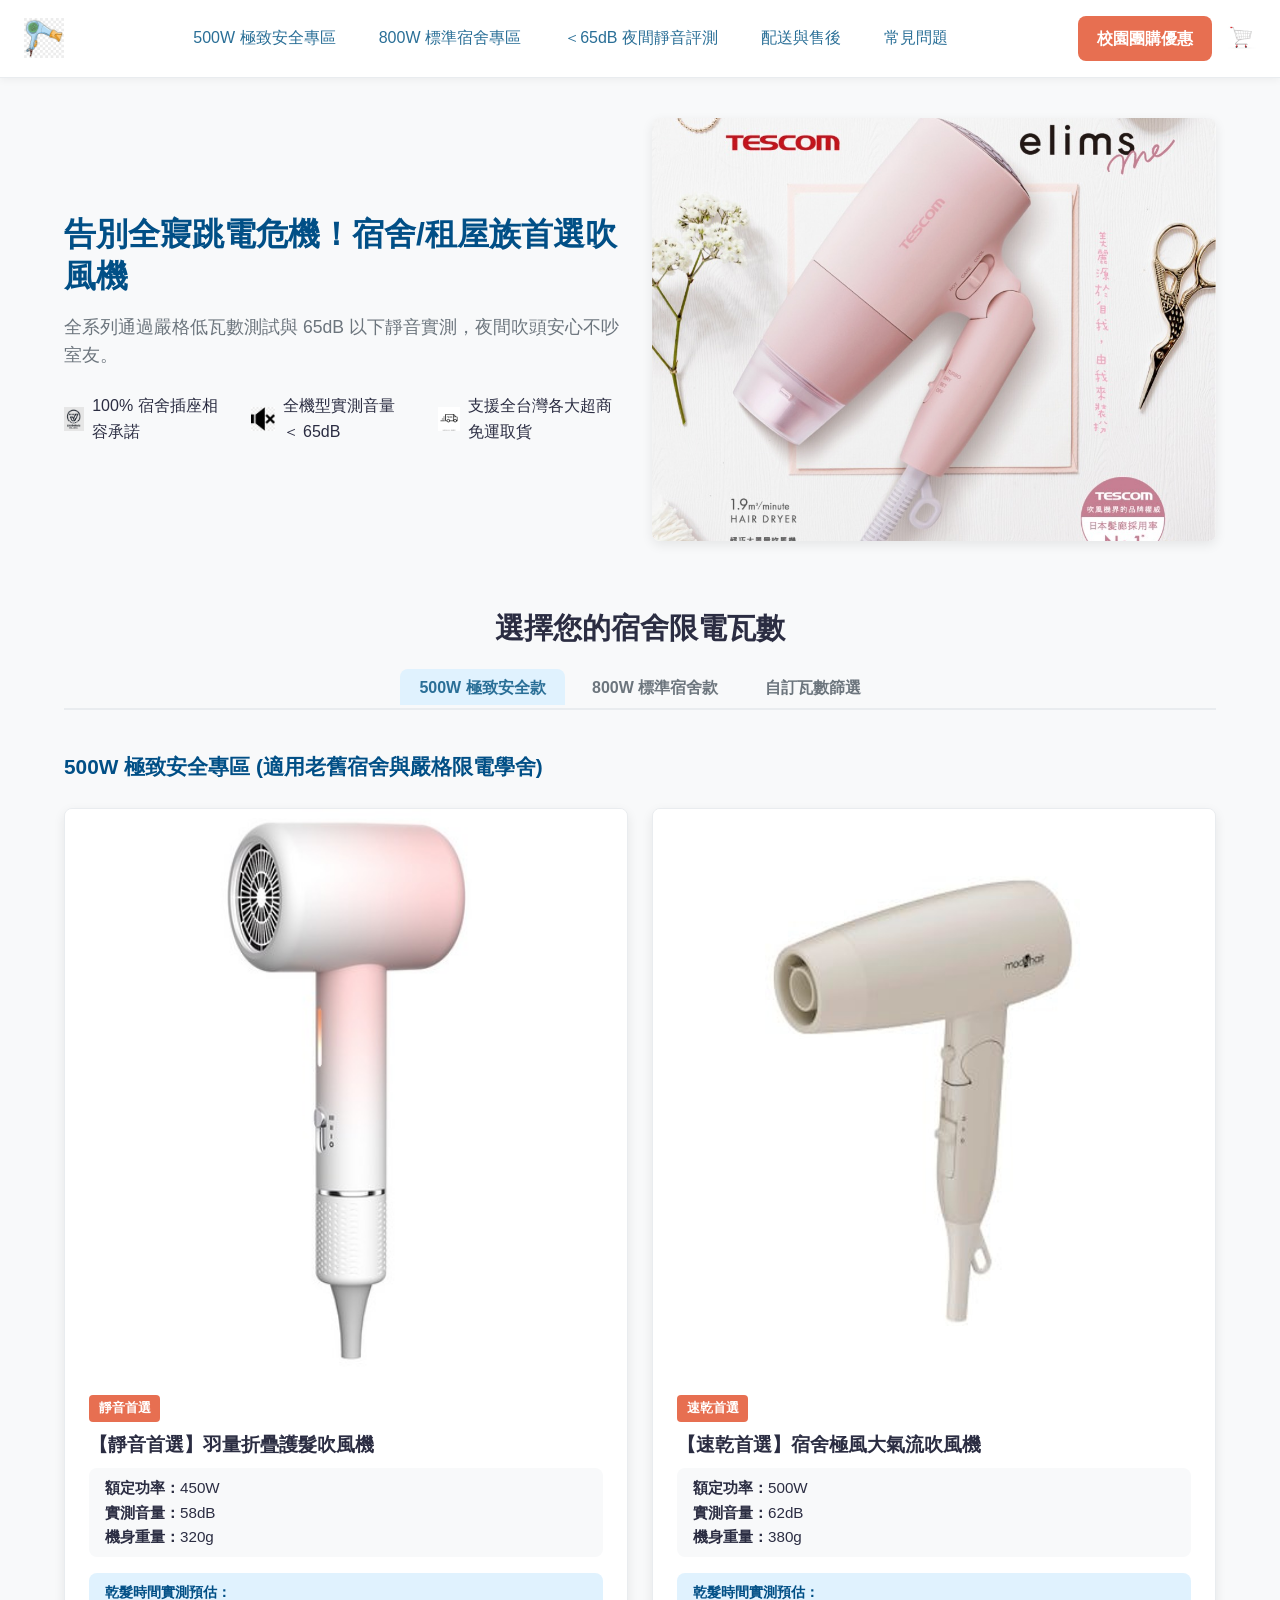
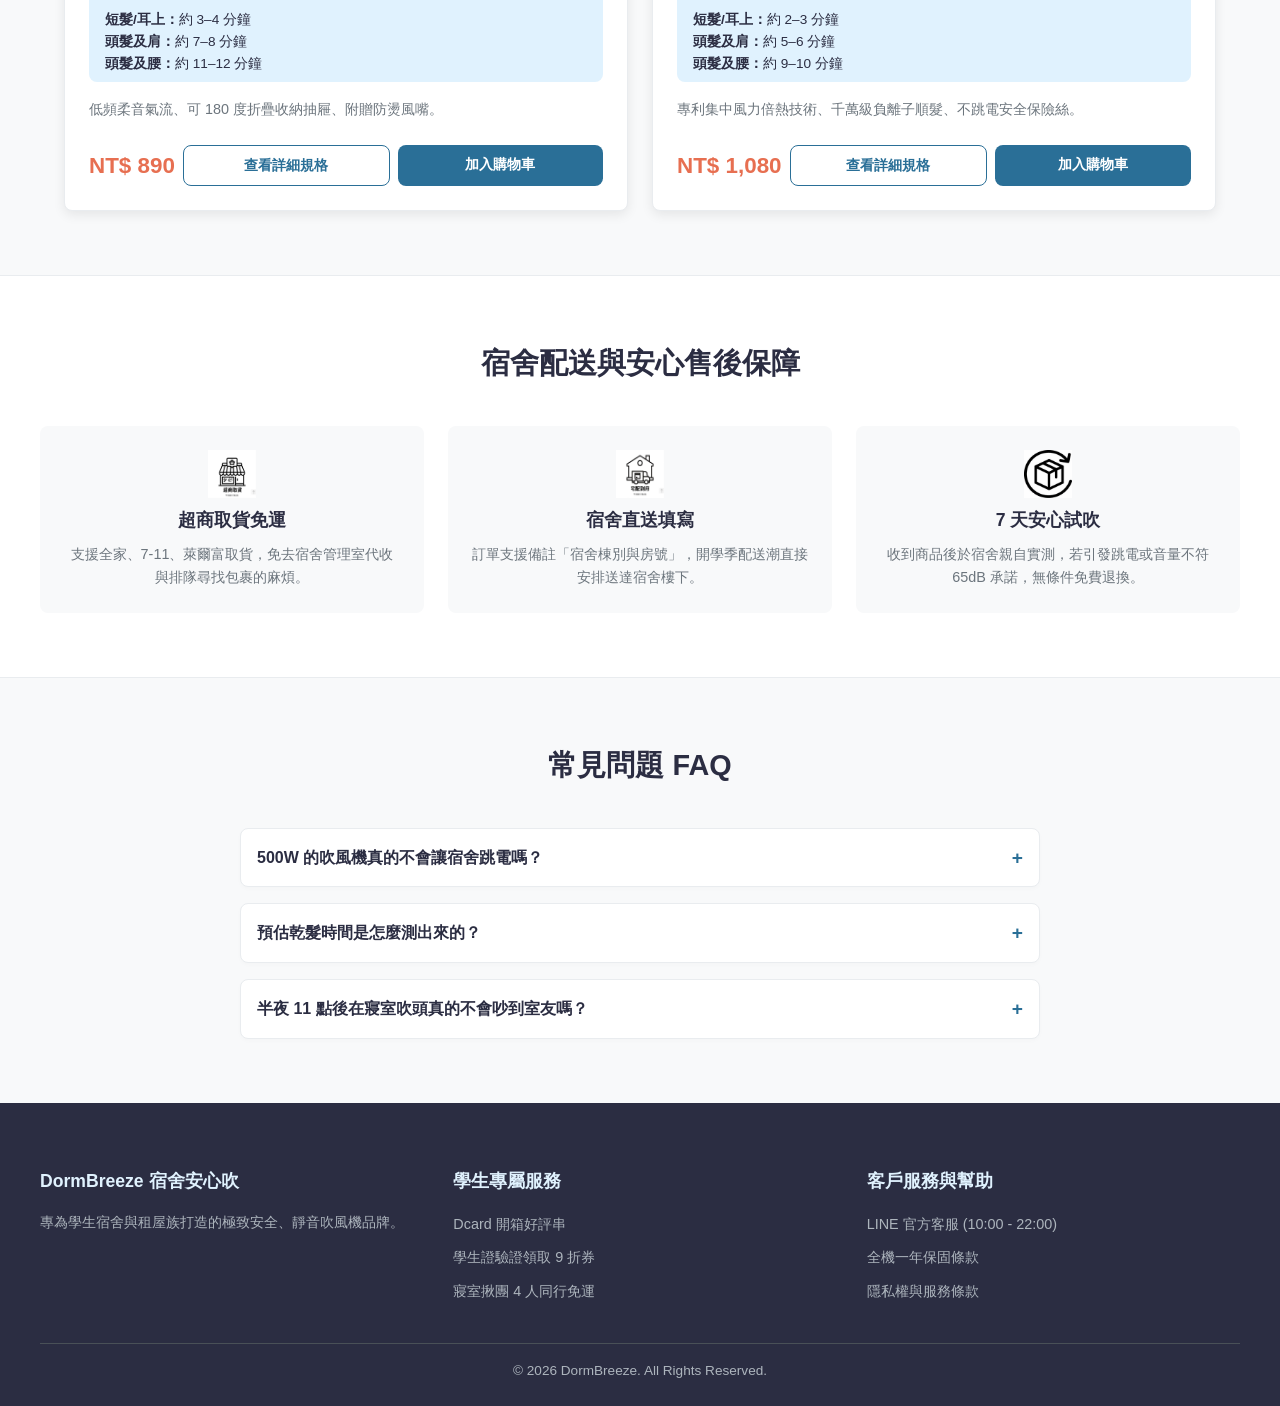
<file: index.html>
<!DOCTYPE html>
<html lang="zh-TW">
<head>
    <meta charset="UTF-8">
    <meta name="viewport" content="width=device-width, initial-scale=1.0">
    <title>DormBreeze 宿舍安心吹 - 告別跳電危機的宿舍吹風機首選</title>
    <link rel="stylesheet" href="style.css">
</head>
<body>

    <!-- 1. 頂部導覽列 -->
    <header>
        <a href="#hero" class="logo-link">
            <img src="images/logo.jpg" alt="DormBreeze 宿舍安心吹品牌標誌" class="logo">
        </a>
        <nav>
            <ul>
                <li><a href="#watts-500">500W 極致安全專區</a></li>
                <li><a href="#watts-800">800W 標準宿舍專區</a></li>
                <li><a href="#quiet-rating">＜65dB 夜間靜音評測</a></li>
                <li><a href="#logistics">配送與售後</a></li>
                <li><a href="#faq">常見問題</a></li>
            </ul>
        </nav>
        <div class="header-actions">
            <a href="#group-buy" class="btn-secondary">校園團購優惠</a>
            <a href="#cart" class="cart-link" aria-label="查看購物車">
                <img src="images/icon-cart.jpg" alt="購物車圖示">
            </a>
        </div>
    </header>

    <main>
        <!-- 2. 主視覺區 -->
        <section id="hero" class="hero-section">
            <div class="hero-content">
                <h1>告別全寢跳電危機！宿舍/租屋族首選吹風機</h1>
                <p>全系列通過嚴格低瓦數測試與 65dB 以下靜音實測，夜間吹頭安心不吵室友。</p>
                <ul class="trust-badges">
                    <li>
                        <img src="images/icon-shield.jpg" alt="安全防護圖示">
                        <span>100% 宿舍插座相容承諾</span>
                    </li>
                    <li>
                        <img src="images/icon-quiet.png" alt="靜音圖示">
                        <span>全機型實測音量 ＜ 65dB</span>
                    </li>
                    <li>
                        <img src="images/icon-shipping.png" alt="免運圖示">
                        <span>支援全台灣各大超商免運取貨</span>
                    </li>
                </ul>
            </div>
            <div class="hero-image">
                <img src="images/hero-dryer.jpg" alt="宿舍專用低瓦數靜音吹風機產品形象圖">
            </div>
        </section>

        <!-- 3. 核心功能：瓦數快速切換與商品展示區 -->
        <section id="products" class="products-section">
            <h2>選擇您的宿舍限電瓦數</h2>
            
            <nav class="watt-tabs" aria-label="瓦數分類切換">
                <ul>
                    <li><a href="#watts-500" class="tab-item active">500W 極致安全款</a></li>
                    <li><a href="#watts-800" class="tab-item">800W 標準宿舍款</a></li>
                    <li><a href="#watts-custom" class="tab-item">自訂瓦數篩選</a></li>
                </ul>
            </nav>

            <!-- 500W 商品列表區塊 -->
            <div id="watts-500" class="product-group">
                <h3>500W 極致安全專區 (適用老舊宿舍與嚴格限電學舍)</h3>
                <div class="product-grid">
                    
                    <!-- 商品 1 -->
                    <article class="product-card">
                        <img src="images/product-quiet.jpg" alt="【靜音首選】羽量折疊護髮吹風機 外觀圖" class="product-img">
                        <div class="product-info">
                            <span class="tag">靜音首選</span>
                            <h4>【靜音首選】羽量折疊護髮吹風機</h4>
                            <ul class="specs-list">
                                <li><strong>額定功率：</strong>450W</li>
                                <li><strong>實測音量：</strong>58dB</li>
                                <li><strong>機身重量：</strong>320g</li>
                            </ul>
                            
                            <div class="drying-time-table">
                                <h5>乾髮時間實測預估：</h5>
                                <ul>
                                    <li><span>短髮/耳上：</span>約 3–4 分鐘</li>
                                    <li><span>頭髮及肩：</span>約 7–8 分鐘</li>
                                    <li><span>頭髮及腰：</span>約 11–12 分鐘</li>
                                </ul>
                            </div>

                            <p class="selling-points">低頻柔音氣流、可 180 度折疊收納抽屜、附贈防燙風嘴。</p>
                            
                            <div class="card-bottom">
                                <span class="price">NT$ 890</span>
                                <div class="card-actions">
                                    <a href="#product-detail-1" class="btn-outline">查看詳細規格</a>
                                    <a href="#add-to-cart-1" class="btn-primary">加入購物車</a>
                                </div>
                            </div>
                        </div>
                    </article>

                    <!-- 商品 2 -->
                    <article class="product-card">
                        <img src="images/product-fast.jpg" alt="【速乾首選】宿舍極風大氣流吹風機 外觀圖" class="product-img">
                        <div class="product-info">
                            <span class="tag">速乾首選</span>
                            <h4>【速乾首選】宿舍極風大氣流吹風機</h4>
                            <ul class="specs-list">
                                <li><strong>額定功率：</strong>500W</li>
                                <li><strong>實測音量：</strong>62dB</li>
                                <li><strong>機身重量：</strong>380g</li>
                            </ul>

                            <div class="drying-time-table">
                                <h5>乾髮時間實測預估：</h5>
                                <ul>
                                    <li><span>短髮/耳上：</span>約 2–3 分鐘</li>
                                    <li><span>頭髮及肩：</span>約 5–6 分鐘</li>
                                    <li><span>頭髮及腰：</span>約 9–10 分鐘</li>
                                </ul>
                            </div>

                            <p class="selling-points">專利集中風力倍熱技術、千萬級負離子順髮、不跳電安全保險絲。</p>

                            <div class="card-bottom">
                                <span class="price">NT$ 1,080</span>
                                <div class="card-actions">
                                    <a href="#product-detail-2" class="btn-outline">查看詳細規格</a>
                                    <a href="#add-to-cart-2" class="btn-primary">加入購物車</a>
                                </div>
                            </div>
                        </div>
                    </article>

                </div>
            </div>

            <!-- 靜音評測延伸區塊 -->
            <div id="quiet-rating" class="rating-anchor"></div>
        </section>

        <!-- 4. 宿舍配送與售後保障區 -->
        <section id="logistics" class="logistics-section">
            <h2>宿舍配送與安心售後保障</h2>
            <div class="logistics-grid">
                <article class="logistics-card">
                    <img src="images/store.jpg" alt="超商取貨圖示">
                    <h3>超商取貨免運</h3>
                    <p>支援全家、7-11、萊爾富取貨，免去宿舍管理室代收與排隊尋找包裹的麻煩。</p>
                </article>
                <article class="logistics-card">
                    <img src="images/dorm.jpg" alt="宿舍直送圖示">
                    <h3>宿舍直送填寫</h3>
                    <p>訂單支援備註「宿舍棟別與房號」，開學季配送潮直接安排送達宿舍樓下。</p>
                </article>
                <article class="logistics-card">
                    <img src="images/return.jpg" alt="安心試吹圖示">
                    <h3>7 天安心試吹</h3>
                    <p>收到商品後於宿舍親自實測，若引發跳電或音量不符 65dB 承諾，無條件免費退換。</p>
                </article>
            </div>
        </section>

        <!-- 5. 常見問題區 -->
        <section id="faq" class="faq-section">
            <h2>常見問題 FAQ</h2>
            <div class="faq-list">
                <details>
                    <summary>500W 的吹風機真的不會讓宿舍跳電嗎？</summary>
                    <p>是的！一般大學宿舍插座負載上限多為 800W–1000W，450W–500W 屬於極安全範圍，即使與檯燈、手機充電器同時使用也不會引發斷路器跳電。</p>
                </details>
                <details>
                    <summary>預估乾髮時間是怎麼測出來的？</summary>
                    <p>我們以一般頭髮密度在濕髮狀態下進行實測，提供短髮、及肩、及腰長度的真實吹乾時間，數據絕不誇大不實。</p>
                </details>
                <details>
                    <summary>半夜 11 點後在寢室吹頭真的不會吵到室友嗎？</summary>
                    <p>我們的全系列商品運轉噪音皆控制在 65dB 以下（相當於日常輕聲交談或辦公室背景音），比起市面上 80–90dB 的大功率吹風機可顯著降噪，有效維持寢室和諧。</p>
                </details>
            </div>
        </section>
    </main>

    <!-- 6. 頁尾 -->
    <footer>
        <div class="footer-content">
            <div class="footer-col">
                <h4>DormBreeze 宿舍安心吹</h4>
                <p>專為學生宿舍與租屋族打造的極致安全、靜音吹風機品牌。</p>
            </div>
            <div class="footer-col">
                <h4>學生專屬服務</h4>
                <ul>
                    <li><a href="#dcard-reviews">Dcard 開箱好評串</a></li>
                    <li><a href="#student-discount">學生證驗證領取 9 折券</a></li>
                    <li><a href="#group-buy">寢室揪團 4 人同行免運</a></li>
                </ul>
            </div>
            <div class="footer-col">
                <h4>客戶服務與幫助</h4>
                <ul>
                    <li><a href="#line-support">LINE 官方客服 (10:00 - 22:00)</a></li>
                    <li><a href="#warranty">全機一年保固條款</a></li>
                    <li><a href="#privacy">隱私權與服務條款</a></li>
                </ul>
            </div>
        </div>
        <div class="footer-bottom">
            <p>&copy; 2026 DormBreeze. All Rights Reserved.</p>
        </div>
    </footer>

</body>
</html>
</file>
<file: style.css>
/* ==========================================================================
   DormBreeze 宿舍安心吹 - 全站樣式表 (style.css)
   ========================================================================== */

/* 1. 全局變數與重置 (Variables & Reset) */
:root {
  /* 色彩系統 (Color Palette) */
  --primary: #2a6f97;
  --primary-dark: #014f86;
  --primary-light: #e0f2fe;
  --secondary: #e76f51;
  --secondary-hover: #d65a3b;
  --text-main: #2b2d42;
  --text-muted: #6c757d;
  --bg-main: #f8f9fa;
  --bg-card: #ffffff;
  --border-color: #e9ecef;
  --focus-ring: #ff9f1c;

  /* 間距與佈局 (Spacing & Layout) */
  --spacing-xs: 0.5rem;
  --spacing-sm: 1rem;
  --spacing-md: 1.5rem;
  --spacing-lg: 2.5rem;
  --spacing-xl: 4rem;
  --max-width: 1200px;
  --radius: 8px;
  --shadow: 0 4px 12px rgba(0, 0, 0, 0.08);
}

*, *::before, *::after {
  box-sizing: border-box;
  margin: 0;
  padding: 0;
}

html {
  scroll-behavior: smooth;
  font-size: 16px;
}

body {
  font-family: -apple-system, BlinkMacSystemFont, "Segoe UI", Roboto, "Helvetica Neue", Arial, "Noto Sans TC", sans-serif;
  color: var(--text-main);
  background-color: var(--bg-main);
  line-height: 1.6;
}

/* 鍵盤焦點可見性 (Focus Styles for Accessibility) */
:focus-visible {
  outline: 3px solid var(--focus-ring);
  outline-offset: 3px;
  border-radius: 4px;
}

a {
  color: var(--primary);
  text-decoration: none;
  transition: color 0.2s ease;
}

a:hover {
  color: var(--primary-dark);
}

img {
  max-width: 100%;
  height: auto;
  display: block;
}

/* 按鈕通用樣式 */
.btn-primary, .btn-secondary, .btn-outline {
  display: inline-block;
  padding: 0.6rem 1.2rem;
  font-weight: 600;
  text-align: center;
  border-radius: var(--radius);
  transition: background-color 0.2s ease, transform 0.1s ease;
  cursor: pointer;
}

.btn-primary {
  background-color: var(--primary);
  color: #ffffff;
}

.btn-primary:hover {
  background-color: var(--primary-dark);
  color: #ffffff;
}

.btn-secondary {
  background-color: var(--secondary);
  color: #ffffff;
}

.btn-secondary:hover {
  background-color: var(--secondary-hover);
  color: #ffffff;
}

.btn-outline {
  background-color: transparent;
  border: 1px solid var(--primary);
  color: var(--primary);
}

.btn-outline:hover {
  background-color: var(--primary-light);
}

/* 2. 頂部導覽列 (Header) */
header {
  position: sticky;
  top: 0;
  z-index: 100;
  background-color: #ffffff;
  border-bottom: 1px solid var(--border-color);
  box-shadow: 0 2px 8px rgba(0, 0, 0, 0.05);
  padding: var(--spacing-sm) var(--spacing-md);
  display: flex;
  flex-wrap: wrap; /* 允許導覽換行 */
  align-items: center;
  justify-content: space-between;
  gap: var(--spacing-sm);
}

.logo-link {
  display: flex;
  align-items: center;
}

.logo {
  height: 40px;
  width: auto;
}

header nav {
  flex: 1 1 auto;
}

header nav ul {
  display: flex;
  flex-wrap: wrap; /* 導覽選單可換行 */
  list-style: none;
  gap: var(--spacing-xs) var(--spacing-md);
  justify-content: center;
}

header nav a {
  font-weight: 500;
  padding: 0.4rem 0.6rem;
}

.header-actions {
  display: flex;
  align-items: center;
  gap: var(--spacing-sm);
}

.cart-link img {
  width: 28px;
  height: 28px;
}

/* 3. 主視覺區 (Hero Section) */
.hero-section {
  max-width: var(--max-width);
  margin: var(--spacing-lg) auto;
  padding: 0 var(--spacing-md);
  display: grid;
  grid-template-columns: 1fr;
  gap: var(--spacing-md);
  align-items: center;
}

.hero-content h1 {
  font-size: 2rem;
  color: var(--primary-dark);
  margin-bottom: var(--spacing-sm);
  line-height: 1.3;
}

.hero-content p {
  font-size: 1.1rem;
  color: var(--text-muted);
  margin-bottom: var(--spacing-md);
}

.trust-badges {
  list-style: none;
  display: flex;
  flex-direction: column;
  gap: var(--spacing-xs);
}

.trust-badges li {
  display: flex;
  align-items: center;
  gap: var(--spacing-xs);
  font-weight: 500;
}

.trust-badges img {
  width: 24px;
  height: 24px;
}

.hero-image img {
  width: 100%;
  aspect-ratio: 4 / 3; /* 固定圖片比例 */
  object-fit: cover;
  border-radius: var(--radius);
  box-shadow: var(--shadow);
}

/* 4. 商品與頁籤區 (Products Section) */
.products-section {
  max-width: var(--max-width);
  margin: var(--spacing-xl) auto;
  padding: 0 var(--spacing-md);
}

.products-section h2 {
  text-align: center;
  font-size: 1.8rem;
  margin-bottom: var(--spacing-md);
}

.watt-tabs ul {
  display: flex;
  flex-wrap: wrap;
  justify-content: center;
  list-style: none;
  gap: var(--spacing-xs);
  margin-bottom: var(--spacing-lg);
  border-bottom: 2px solid var(--border-color);
  padding-bottom: var(--spacing-xs);
}

.tab-item {
  padding: 0.6rem 1.2rem;
  font-weight: 600;
  border-radius: var(--radius) var(--radius) 0 0;
  color: var(--text-muted);
}

.tab-item.active, .tab-item:hover {
  color: var(--primary);
  background-color: var(--primary-light);
}

.product-group h3 {
  font-size: 1.3rem;
  margin-bottom: var(--spacing-md);
  color: var(--primary-dark);
}

.product-grid {
  display: grid;
  grid-template-columns: 1fr; /* 手機預設 1 欄 */
  gap: var(--spacing-md);
}

.product-card {
  background-color: var(--bg-card);
  border: 1px solid var(--border-color);
  border-radius: var(--radius);
  overflow: hidden;
  box-shadow: var(--shadow);
  display: flex;
  flex-direction: column;
}

.product-img {
  width: 100%;
  aspect-ratio: 1 / 1; /* 1:1 正方形產品圖比例 */
  object-fit: cover;
}

.product-info {
  padding: var(--spacing-md);
  display: flex;
  flex-direction: column;
  flex: 1;
}

.tag {
  align-self: flex-start;
  background-color: var(--secondary);
  color: #ffffff;
  font-size: 0.8rem;
  font-weight: 700;
  padding: 0.2rem 0.6rem;
  border-radius: 4px;
  margin-bottom: var(--spacing-xs);
}

.product-info h4 {
  font-size: 1.2rem;
  margin-bottom: var(--spacing-xs);
}

.specs-list {
  list-style: none;
  background-color: var(--bg-main);
  padding: var(--spacing-xs) var(--spacing-sm);
  border-radius: var(--radius);
  margin-bottom: var(--spacing-sm);
  font-size: 0.95rem;
}

.drying-time-table {
  background-color: var(--primary-light);
  padding: var(--spacing-xs) var(--spacing-sm);
  border-radius: var(--radius);
  margin-bottom: var(--spacing-sm);
}

.drying-time-table h5 {
  font-size: 0.9rem;
  color: var(--primary-dark);
  margin-bottom: 0.3rem;
}

.drying-time-table ul {
  list-style: none;
  font-size: 0.85rem;
}

.drying-time-table li span {
  font-weight: 600;
}

.selling-points {
  font-size: 0.9rem;
  color: var(--text-muted);
  margin-bottom: var(--spacing-md);
  flex: 1;
}

.card-bottom {
  display: flex;
  flex-direction: column;
  gap: var(--spacing-xs);
  margin-top: auto;
}

.price {
  font-size: 1.4rem;
  font-weight: 700;
  color: var(--secondary);
}

.card-actions {
  display: flex;
  gap: var(--spacing-xs);
}

.card-actions a {
  flex: 1;
  font-size: 0.9rem;
  padding: 0.5rem;
}

/* 5. 配送與售後保障區 (Logistics Section) */
.logistics-section {
  background-color: #ffffff;
  padding: var(--spacing-xl) var(--spacing-md);
  border-top: 1px solid var(--border-color);
  border-bottom: 1px solid var(--border-color);
}

.logistics-section h2 {
  text-align: center;
  font-size: 1.8rem;
  margin-bottom: var(--spacing-lg);
}

.logistics-grid {
  max-width: var(--max-width);
  margin: 0 auto;
  display: grid;
  grid-template-columns: 1fr; /* 手機預設 1 欄 */
  gap: var(--spacing-md);
}

.logistics-card {
  text-align: center;
  padding: var(--spacing-md);
  background-color: var(--bg-main);
  border-radius: var(--radius);
}

.logistics-card img {
  width: 48px;
  height: 48px;
  margin: 0 auto var(--spacing-xs);
}

.logistics-card h3 {
  font-size: 1.1rem;
  margin-bottom: var(--spacing-xs);
}

.logistics-card p {
  font-size: 0.9rem;
  color: var(--text-muted);
}

/* 6. 常見問題區 (FAQ Section) */
.faq-section {
  max-width: var(--max-width);
  margin: var(--spacing-xl) auto;
  padding: 0 var(--spacing-md);
}

.faq-section h2 {
  text-align: center;
  font-size: 1.8rem;
  margin-bottom: var(--spacing-lg);
}

.faq-list {
  display: flex;
  flex-direction: column;
  gap: var(--spacing-sm);
  max-width: 800px;
  margin: 0 auto;
}

details {
  background-color: #ffffff;
  border: 1px solid var(--border-color);
  border-radius: var(--radius);
  padding: var(--spacing-sm);
  box-shadow: 0 2px 4px rgba(0, 0, 0, 0.02);
}

summary {
  font-weight: 600;
  cursor: pointer;
  list-style: none;
  position: relative;
  padding-right: var(--spacing-md);
}

summary::-webkit-details-marker {
  display: none;
}

summary::after {
  content: "+";
  position: absolute;
  right: 0;
  top: 50%;
  transform: translateY(-50%);
  font-size: 1.2rem;
  color: var(--primary);
}

details[open] summary::after {
  content: "−";
}

details p {
  margin-top: var(--spacing-xs);
  font-size: 0.95rem;
  color: var(--text-muted);
  line-height: 1.5;
}

/* 7. 頁尾 (Footer) */
footer {
  background-color: var(--text-main);
  color: #ffffff;
  padding: var(--spacing-xl) var(--spacing-md) var(--spacing-md);
}

.footer-content {
  max-width: var(--max-width);
  margin: 0 auto;
  display: grid;
  grid-template-columns: 1fr; /* 手機預設 1 欄 */
  gap: var(--spacing-lg);
  margin-bottom: var(--spacing-lg);
}

.footer-col h4 {
  font-size: 1.1rem;
  margin-bottom: var(--spacing-sm);
  color: var(--primary-light);
}

.footer-col p {
  font-size: 0.9rem;
  color: #adb5bd;
}

.footer-col ul {
  list-style: none;
  display: flex;
  flex-direction: column;
  gap: var(--spacing-xs);
}

.footer-col a {
  color: #adb5bd;
  font-size: 0.9rem;
}

.footer-col a:hover {
  color: #ffffff;
}

.footer-bottom {
  max-width: var(--max-width);
  margin: 0 auto;
  padding-top: var(--spacing-sm);
  border-top: 1px solid #495057;
  text-align: center;
  font-size: 0.85rem;
  color: #adb5bd;
}

/* ==========================================================================
   響應式斷點調整 (Responsive Breakpoints - 平板與桌面)
   ========================================================================== */

/* 平板斷點 (≥ 768px) */
@media (min-width: 768px) {
  .hero-section {
    grid-template-columns: 1fr 1fr;
  }

  .product-grid {
    grid-template-columns: repeat(2, 1fr); /* 平板改為 2 欄 */
  }

  .logistics-grid {
    grid-template-columns: repeat(3, 1fr); /* 平板改為 3 欄 */
  }

  .footer-content {
    grid-template-columns: repeat(3, 1fr); /* 平板改為 3 欄 */
  }

  .card-bottom {
    flex-direction: row;
    align-items: center;
    justify-content: space-between;
  }

  .card-actions {
    flex: 2;
  }
}

/* 桌面斷點 (≥ 1024px) */
@media (min-width: 1024px) {
  header {
    flex-wrap: nowrap; /* 大螢幕導覽列不換行 */
  }

  .trust-badges {
    flex-direction: row;
    gap: var(--spacing-md);
  }
}
</file>
